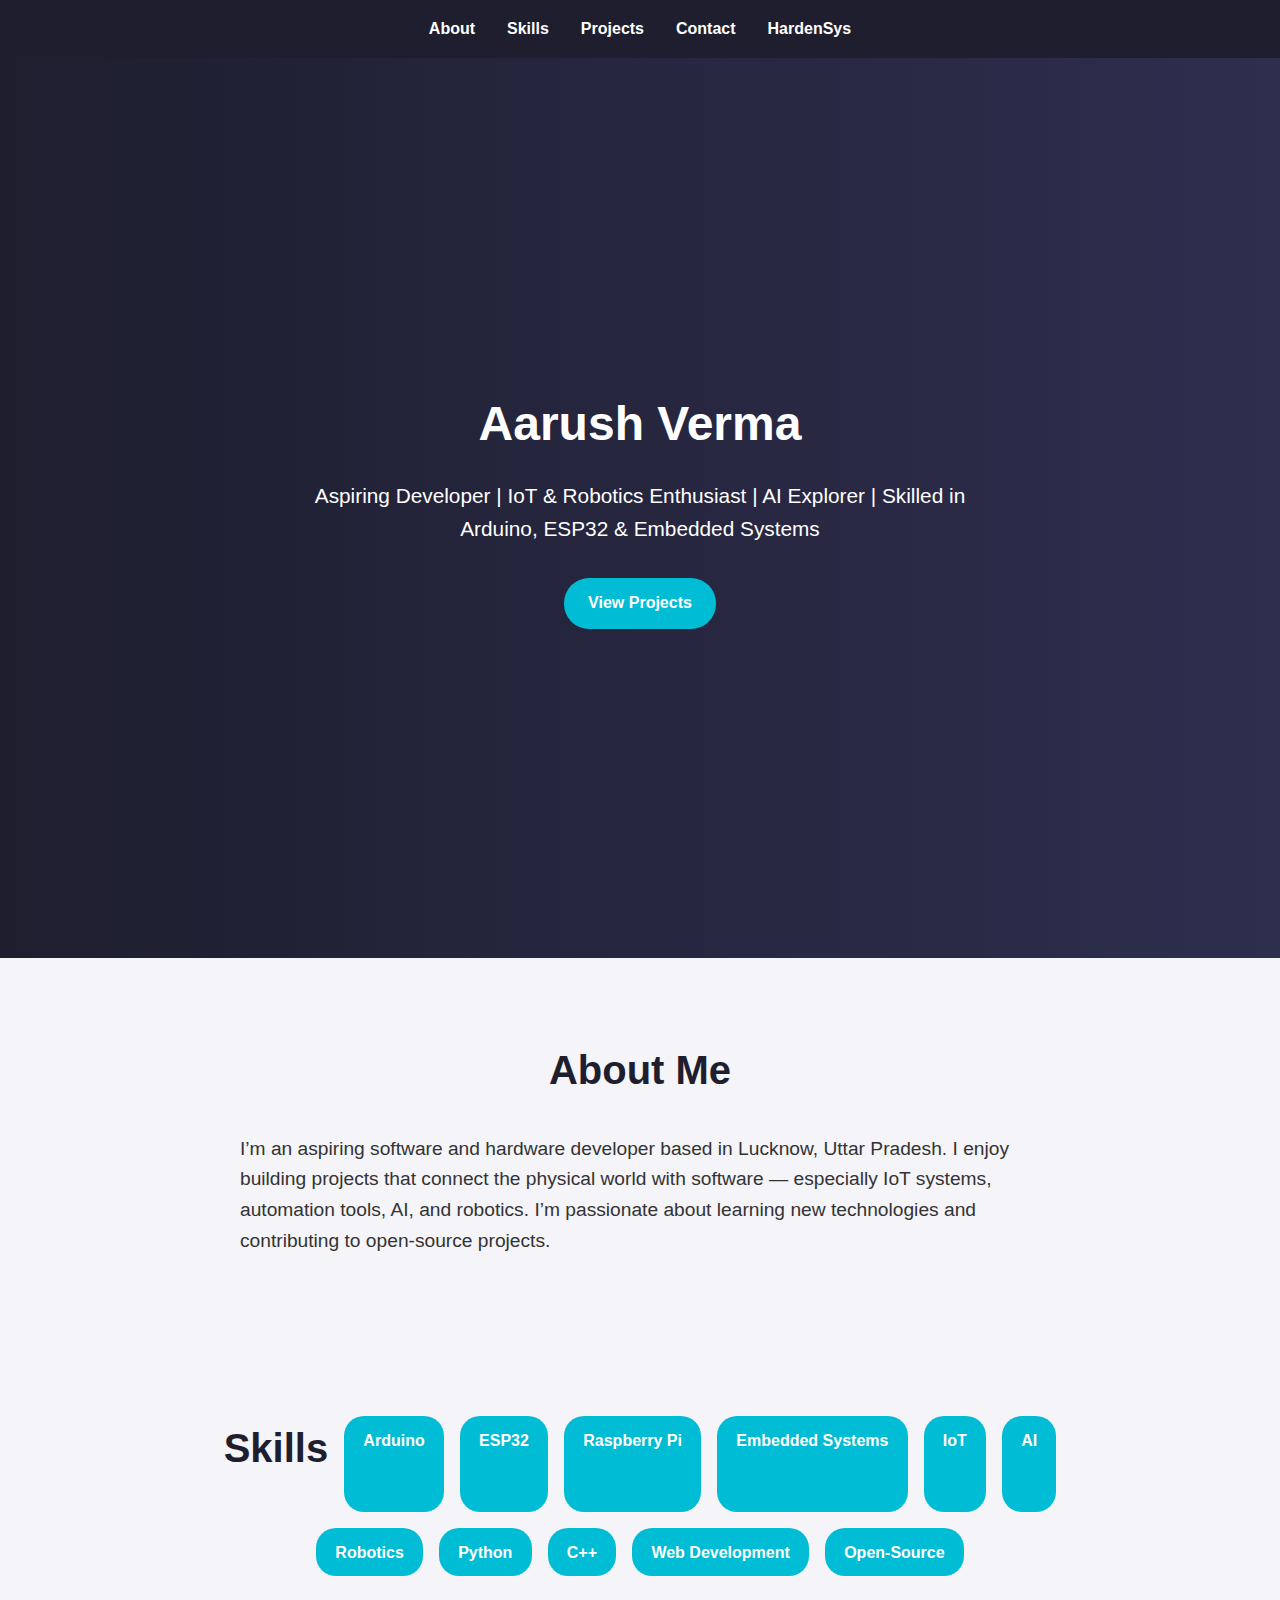
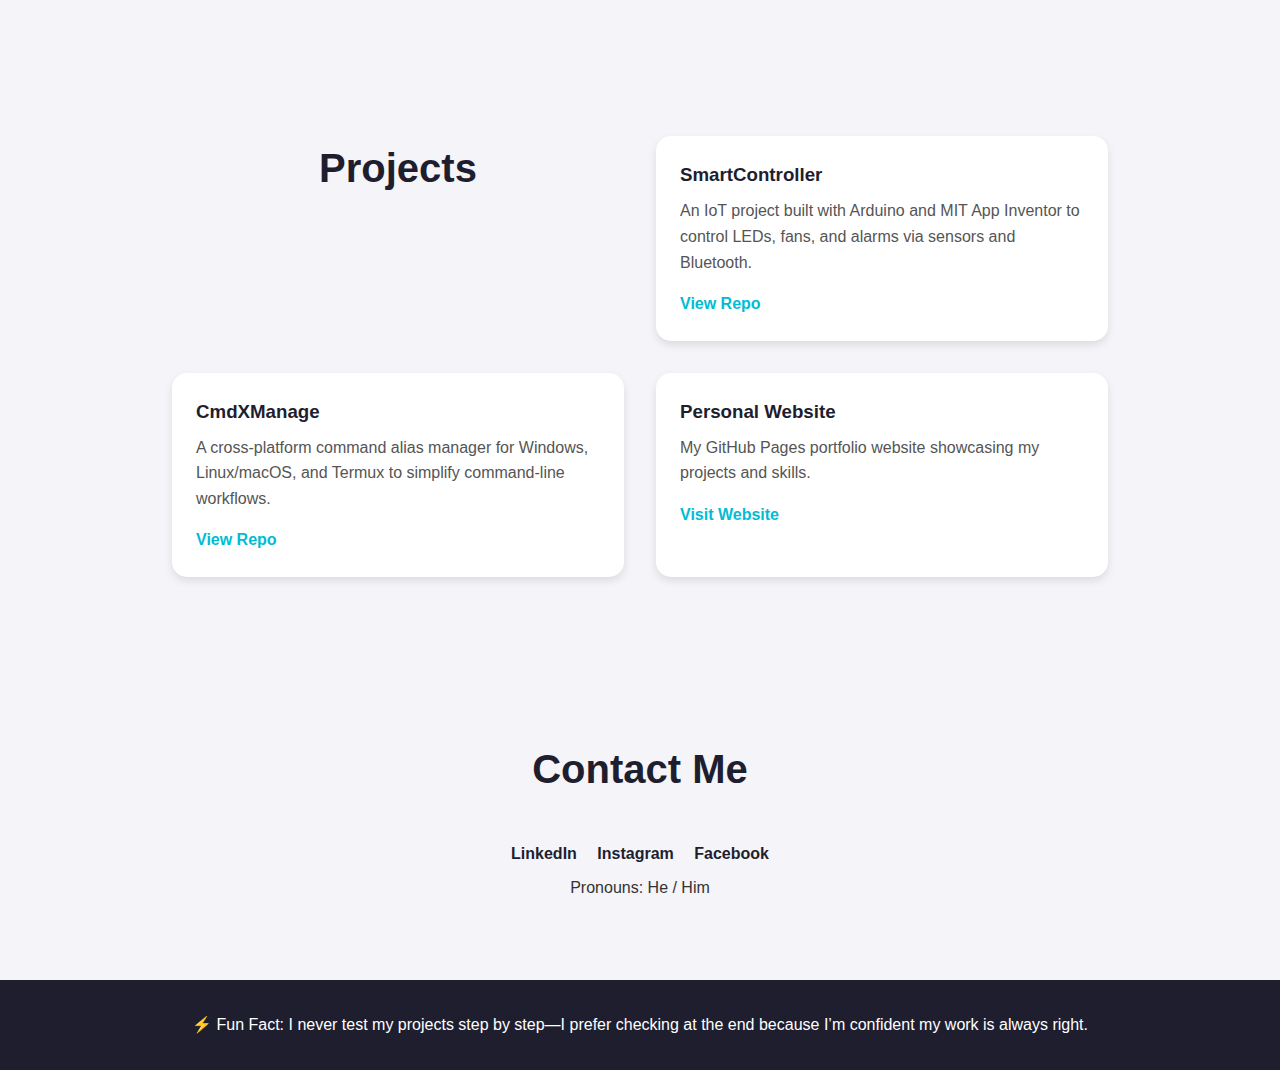
<file: index.html>
<!DOCTYPE html>
<html lang="en">
<head>
  <meta charset="UTF-8">
  <meta name="viewport" content="width=device-width, initial-scale=1.0">
  <meta name="description" content="Aspiring developer passionate about IoT, AI, and Robotics. Skilled in Arduino, ESP32, and embedded systems, building innovative projects and exploring open-source technologies.">
  <title>Aarush Verma | Developer Portfolio</title>
  <style>
    /* Reset & Base */
    * { margin: 0; padding: 0; box-sizing: border-box; font-family: 'Segoe UI', Tahoma, Geneva, Verdana, sans-serif; }
    body { background-color: #f4f4f9; color: #333; line-height: 1.6; }

    /* Navbar */
    nav { display: flex; justify-content: center; padding: 1rem; background-color: #1e1e2f; }
    nav a { color: #fff; margin: 0 1rem; text-decoration: none; font-weight: bold; }
    nav a:hover { color: #00bcd4; }

    /* Hero Section */
    header { display: flex; flex-direction: column; align-items: center; justify-content: center; height: 100vh; text-align: center; background: linear-gradient(to right, #1e1e2f, #2e2e4f); color: #fff; }
    header h1 { font-size: 3rem; margin-bottom: 1rem; }
    header p { font-size: 1.3rem; margin-bottom: 2rem; max-width: 700px; }

    .btn { padding: 0.8rem 1.5rem; background-color: #00bcd4; color: #fff; border: none; border-radius: 25px; cursor: pointer; font-weight: bold; transition: 0.3s; text-decoration: none; }
    .btn:hover { background-color: #0097a7; }

    /* Sections */
    section { padding: 5rem 2rem; max-width: 1000px; margin: auto; }
    section h2 { text-align: center; margin-bottom: 2rem; font-size: 2.5rem; color: #1e1e2f; }

    /* About */
    #about p { max-width: 800px; margin: auto; font-size: 1.2rem; }

    /* Skills */
    #skills { display: flex; flex-wrap: wrap; justify-content: center; gap: 1rem; }
    .skill { background-color: #00bcd4; color: #fff; padding: 0.7rem 1.2rem; border-radius: 20px; font-weight: bold; }

    /* Projects */
    #projects { display: grid; grid-template-columns: repeat(auto-fit, minmax(300px, 1fr)); gap: 2rem; }
    .project { background-color: #fff; padding: 1.5rem; border-radius: 15px; box-shadow: 0 4px 8px rgba(0,0,0,0.1); }
    .project h3 { margin-bottom: 0.5rem; color: #1e1e2f; }
    .project p { margin-bottom: 1rem; color: #555; }
    .project a { text-decoration: none; color: #00bcd4; font-weight: bold; }
    .project a:hover { color: #0097a7; }

    /* Contact */
    #contact { text-align: center; }
    #contact a { display: inline-block; margin: 0.5rem; color: #1e1e2f; text-decoration: none; font-weight: bold; transition: 0.3s; }
    #contact a:hover { color: #00bcd4; }

    /* Footer */
    footer { text-align: center; padding: 2rem; background-color: #1e1e2f; color: #fff; }

    /* Responsive */
    @media (max-width: 768px) { header h1 { font-size: 2.2rem; } header p { font-size: 1rem; } }
  </style>
</head>
<body>

  <!-- Navbar -->
  <nav>
    <a href="#about">About</a>
    <a href="#skills">Skills</a>
    <a href="#projects">Projects</a>
    <a href="#contact">Contact</a>
    <a href="HardenSys/">HardenSys</a>
  </nav>

  <!-- Hero Section -->
  <header>
    <h1>Aarush Verma</h1>
    <p>Aspiring Developer | IoT & Robotics Enthusiast | AI Explorer | Skilled in Arduino, ESP32 & Embedded Systems</p>
    <a href="#projects" class="btn">View Projects</a>
  </header>

  <!-- About Section -->
  <section id="about">
    <h2>About Me</h2>
    <p>
      I’m an aspiring software and hardware developer based in Lucknow, Uttar Pradesh. I enjoy building projects that connect the physical world with software — especially IoT systems, automation tools, AI, and robotics. I’m passionate about learning new technologies and contributing to open-source projects.
    </p>
  </section>

  <!-- Skills Section -->
  <section id="skills">
    <h2>Skills</h2>
    <div class="skill">Arduino</div>
    <div class="skill">ESP32</div>
    <div class="skill">Raspberry Pi</div>
    <div class="skill">Embedded Systems</div>
    <div class="skill">IoT</div>
    <div class="skill">AI</div>
    <div class="skill">Robotics</div>
    <div class="skill">Python</div>
    <div class="skill">C++</div>
    <div class="skill">Web Development</div>
    <div class="skill">Open-Source</div>
  </section>

  <!-- Projects Section -->
  <section id="projects">
    <h2>Projects</h2>
    <div class="project">
      <h3>SmartController</h3>
      <p>An IoT project built with Arduino and MIT App Inventor to control LEDs, fans, and alarms via sensors and Bluetooth.</p>
      <a href="https://github.com/ajeyverma/SmartController" target="_blank">View Repo</a>
    </div>
    <div class="project">
      <h3>CmdXManage</h3>
      <p>A cross-platform command alias manager for Windows, Linux/macOS, and Termux to simplify command-line workflows.</p>
      <a href="https://github.com/ajeyverma/CmdXManage" target="_blank">View Repo</a>
    </div>
    <div class="project">
      <h3>Personal Website</h3>
      <p>My GitHub Pages portfolio website showcasing my projects and skills.</p>
      <a href="https://ajeyverma.github.io/" target="_blank">Visit Website</a>
    </div>
  </section>

  <!-- Contact Section -->
  <section id="contact">
    <h2>Contact Me</h2>
    <a href="https://linkedin.com/in/ajeyverma" target="_blank">LinkedIn</a>
    <a href="https://instagram.com/ajayverma097" target="_blank">Instagram</a>
    <a href="https://facebook.com/ajayverma097" target="_blank">Facebook</a>
    <p>Pronouns: He / Him</p>
  </section>

  <!-- Footer -->
  <footer>
    ⚡ Fun Fact: I never test my projects step by step—I prefer checking at the end because I’m confident my work is always right.
  </footer>

</body>
</html>
</file>
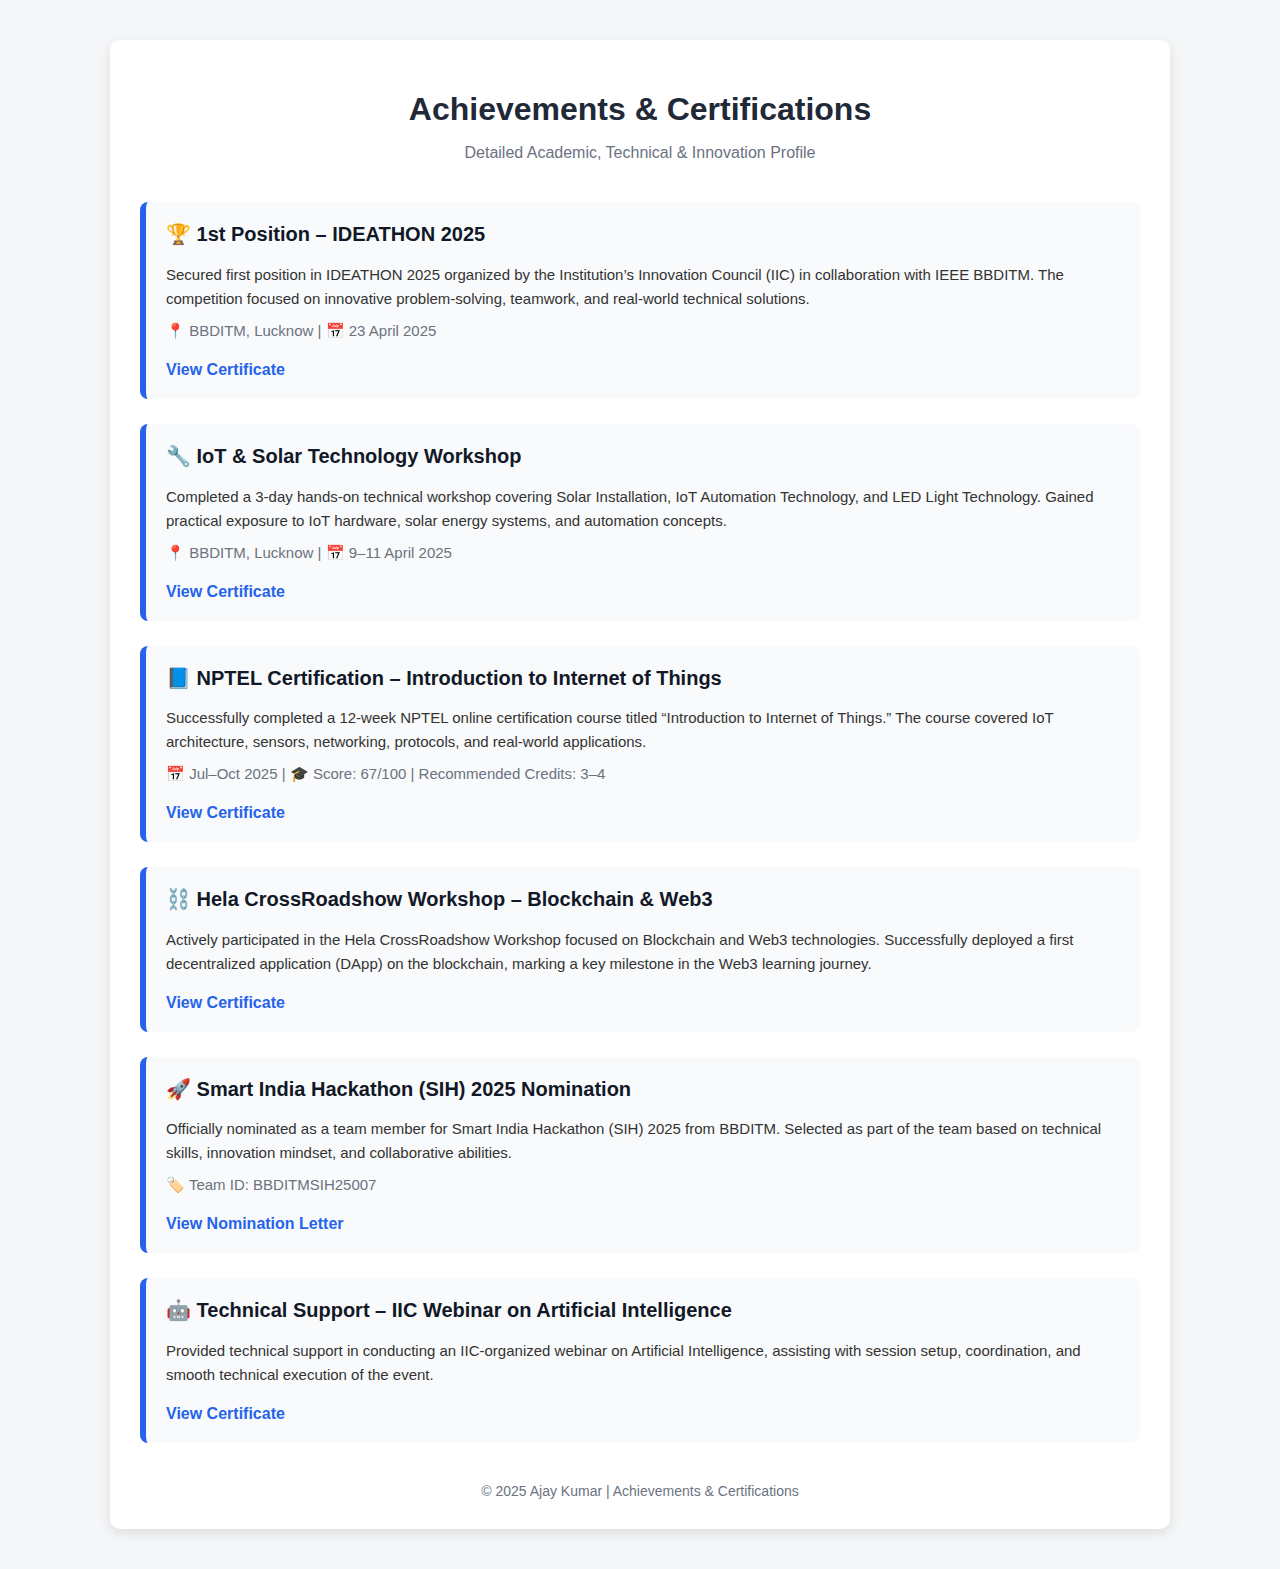
<file: Achievements&Certifications.html>
<!DOCTYPE html>
<html lang="en">
<head>
  <meta charset="UTF-8" />
  <meta name="viewport" content="width=device-width, initial-scale=1.0" />
  <title>Achievements & Certifications | Ajay Kumar</title>
  <style>
    body {
      font-family: Arial, Helvetica, sans-serif;
      background: #f4f6f8;
      margin: 0;
      padding: 0;
      color: #333;
    }
    .container {
      max-width: 1000px;
      margin: 40px auto;
      background: #ffffff;
      padding: 30px;
      border-radius: 10px;
      box-shadow: 0 4px 12px rgba(0, 0, 0, 0.1);
    }
    h1 {
      text-align: center;
      color: #1f2937;
      margin-bottom: 5px;
    }
    .subtitle {
      text-align: center;
      color: #6b7280;
      margin-bottom: 40px;
    }
    .achievement {
      background: #f9fafb;
      padding: 20px;
      margin-bottom: 25px;
      border-left: 6px solid #2563eb;
      border-radius: 8px;
    }
    .achievement h2 {
      margin-top: 0;
      color: #111827;
      font-size: 20px;
    }
    .achievement p {
      margin: 8px 0;
      line-height: 1.6;
      font-size: 15px;
    }
    .meta {
      color: #6b7280;
      font-size: 14px;
    }
    .docs a {
      display: inline-block;
      margin-right: 15px;
      margin-top: 10px;
      text-decoration: none;
      color: #2563eb;
      font-weight: bold;
    }
    .docs a:hover {
      text-decoration: underline;
    }
    footer {
      text-align: center;
      margin-top: 40px;
      font-size: 14px;
      color: #6b7280;
    }
  </style>
</head>
<body>
  <div class="container">
    <h1>Achievements & Certifications</h1>
    <p class="subtitle">Detailed Academic, Technical & Innovation Profile</p>

    <div class="achievement">
      <h2>🏆 1st Position – IDEATHON 2025</h2>
      <p>Secured first position in IDEATHON 2025 organized by the Institution’s Innovation Council (IIC) in collaboration with IEEE BBDITM. The competition focused on innovative problem-solving, teamwork, and real-world technical solutions.</p>
      <p class="meta">📍 BBDITM, Lucknow | 📅 23 April 2025</p>
      <div class="docs">
        <a href="documents/Ideathon_Certificate.pdf" target="_blank">View Certificate</a>
      </div>
    </div>

    <div class="achievement">
      <h2>🔧 IoT & Solar Technology Workshop</h2>
      <p>Completed a 3-day hands-on technical workshop covering Solar Installation, IoT Automation Technology, and LED Light Technology. Gained practical exposure to IoT hardware, solar energy systems, and automation concepts.</p>
      <p class="meta">📍 BBDITM, Lucknow | 📅 9–11 April 2025</p>
      <div class="docs">
        <a href="documents/IoT_Solar_Workshop_Certificate.pdf" target="_blank">View Certificate</a>
      </div>
    </div>

    <div class="achievement">
      <h2>📘 NPTEL Certification – Introduction to Internet of Things</h2>
      <p>Successfully completed a 12-week NPTEL online certification course titled “Introduction to Internet of Things.” The course covered IoT architecture, sensors, networking, protocols, and real-world applications.</p>
      <p class="meta">📅 Jul–Oct 2025 | 🎓 Score: 67/100 | Recommended Credits: 3–4</p>
      <div class="docs">
        <a href="documents/NPTEL_IoT_Certificate.pdf" target="_blank">View Certificate</a>
      </div>
    </div>

    <div class="achievement">
      <h2>⛓️ Hela CrossRoadshow Workshop – Blockchain & Web3</h2>
      <p>Actively participated in the Hela CrossRoadshow Workshop focused on Blockchain and Web3 technologies. Successfully deployed a first decentralized application (DApp) on the blockchain, marking a key milestone in the Web3 learning journey.</p>
      <div class="docs">
        <a href="documents/Hela_Crossroad_Certificate.pdf" target="_blank">View Certificate</a>
      </div>
    </div>

    <div class="achievement">
      <h2>🚀 Smart India Hackathon (SIH) 2025 Nomination</h2>
      <p>Officially nominated as a team member for Smart India Hackathon (SIH) 2025 from BBDITM. Selected as part of the team based on technical skills, innovation mindset, and collaborative abilities.</p>
      <p class="meta">🏷️ Team ID: BBDITMSIH25007</p>
      <div class="docs">
        <a href="documents/SIH_2025_Nomination_Letter.pdf" target="_blank">View Nomination Letter</a>
      </div>
    </div>

    <div class="achievement">
      <h2>🤖 Technical Support – IIC Webinar on Artificial Intelligence</h2>
      <p>Provided technical support in conducting an IIC-organized webinar on Artificial Intelligence, assisting with session setup, coordination, and smooth technical execution of the event.</p>
      <div class="docs">
        <a href="documents/IIC_AI_Webinar_Certificate.pdf" target="_blank">View Certificate</a>
      </div>
    </div>

    <footer>
      © 2025 Ajay Kumar | Achievements & Certifications
    </footer>
  </div>
</body>
</html>
</file>
